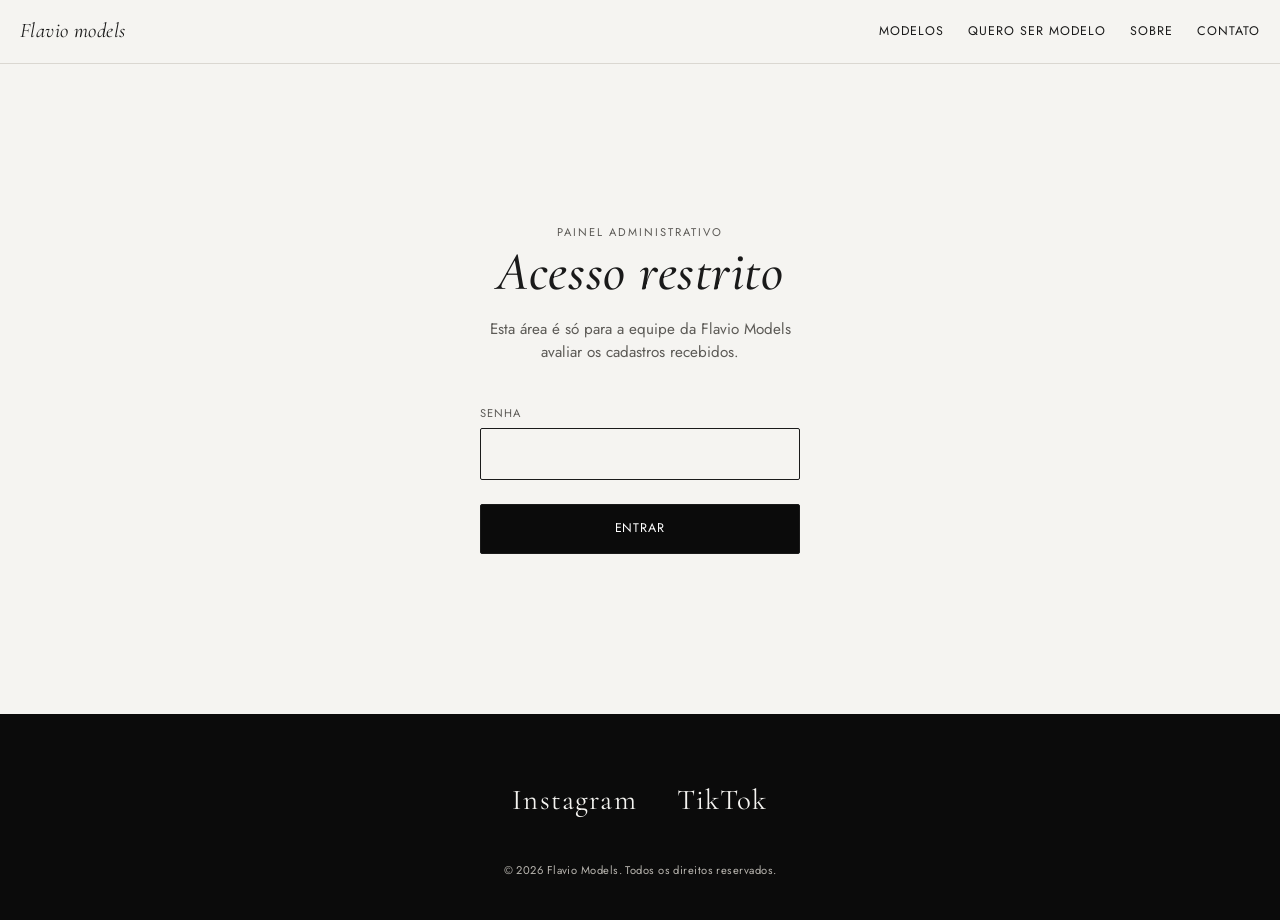
<file: admin.html>
<!DOCTYPE html>
<html lang="pt-BR">
<head>
  <meta charset="UTF-8">
  <link rel="shortcut icon" href="imagens/logoF.png">
  <meta name="viewport" content="width=device-width, initial-scale=1.0">
  <title>Admin — Flavio Models</title>
  <meta name="robots" content="noindex, nofollow">
  <link rel="stylesheet" href="css/style.css">
</head>
<body>
  <a class="skip-link" href="#conteudo">Saltar para o conteúdo</a>

  <header class="navbar">
    <a href="index.html" class="navbar__logo">Flavio models</a>

    <nav class="navbar__links" aria-label="Navegação principal">
      <a href="modelos.html">Modelos</a>
      <a href="quero-ser-modelo.html">Quero ser Modelo</a>
      <a href="sobre.html">Sobre</a>
      <a href="contato.html">Contato</a>
    </nav>

    <button class="navbar__toggle" data-nav-toggle aria-label="Abrir menu" aria-expanded="false">
      <span></span><span></span><span></span>
    </button>
  </header>

  <nav class="navbar__mobile-panel" data-nav-panel aria-label="Navegação mobile">
    <a href="modelos.html">Modelos</a>
    <a href="quero-ser-modelo.html">Quero ser Modelo</a>
    <a href="sobre.html">Sobre</a>
    <a href="contato.html">Contato</a>
  </nav>

  <main id="conteudo">

    <!-- LOGIN (senha fixa, só para fins didáticos) -->
    <section class="section container admin-login" data-admin-login>
      <span class="eyebrow">Painel administrativo</span>
      <h1>Acesso restrito</h1>
      <p>Esta área é só para a equipe da Flavio Models avaliar os cadastros recebidos.</p>

      <form data-admin-login-form novalidate>
        <div class="form-field" style="text-align:left;">
          <label for="admin-password">Senha</label>
          <input type="password" id="admin-password" name="senha" data-admin-password required>
          <span class="admin-login__error" data-admin-login-error>Senha incorreta. Tente novamente.</span>
        </div>
        <button type="submit" class="btn btn--primary btn--block">Entrar</button>
      </form>
    </section>

    <!-- DASHBOARD (escondido até o login) -->
    <section class="section container" data-admin-dashboard style="display:none;">

      <div class="admin-bar">
        <h1 style="font-style:italic; margin:0;">Painel Admin</h1>
        <button type="button" class="btn btn--outline" data-admin-logout>Sair</button>
      </div>

      <!-- CADASTROS PARA AVALIAR -->
      <h2 style="font-style:italic; margin-bottom: var(--space-md);">Cadastros pendentes</h2>

      <div class="submissions-grid" data-pending-grid></div>
      <p class="submissions-empty" data-pending-empty>Nenhum cadastro pendente no momento.</p>

      <!-- MODELOS DA AGÊNCIA (mesma grid/busca/filtro de modelos.html) -->
      <h2 style="font-style:italic; margin: var(--space-2xl) 0 var(--space-md);">Modelos da agência</h2>

      <div class="models-search">
        <input type="search" placeholder="Procurar" data-models-search aria-label="Procurar modelo pelo nome">
        <svg viewBox="0 0 24 24" fill="none" stroke="currentColor" stroke-width="2" aria-hidden="true">
          <circle cx="11" cy="11" r="7"></circle>
          <line x1="21" y1="21" x2="16.65" y2="16.65"></line>
        </svg>
      </div>

      <nav class="tabs" aria-label="Filtrar modelos por categoria">
        <button type="button" class="is-active" data-models-tab="Todos">Todos os Modelos</button>
        <button type="button" data-models-tab="Mulheres">Mulheres</button>
        <button type="button" data-models-tab="Homens">Homens</button>
        <button type="button" data-models-tab="Teen">Teen</button>
      </nav>

      <div class="grid" data-models-page-grid data-category="Todos">
        <!-- renderizado via js/main.js -->
      </div>

      <p class="models-empty" data-models-empty>Nenhum modelo encontrado para essa busca.</p>

    </section>
  </main>

  <footer class="footer">
    <div class="footer__social">
      <a href="#" target="_blank" rel="noopener">Instagram</a>
      <a href="#" target="_blank" rel="noopener">TikTok</a>
    </div>
    <p class="footer__copy">&copy; 2026 Flavio Models. Todos os direitos reservados.</p>
  </footer>

  <!-- MODAL — FICHA DO MODELO -->
  <div class="model-modal" data-model-modal role="dialog" aria-modal="true" aria-labelledby="model-modal-title">
    <div class="model-modal__box" data-modal-box>
      <button class="model-modal__close" data-modal-close aria-label="Fechar ficha do modelo">&times;</button>
    </div>
  </div>

  <!-- LIGHTBOX — foto ampliada (avaliação no admin) -->
  <div class="photo-lightbox" data-photo-lightbox>
    <button class="photo-lightbox__close" data-photo-lightbox-close aria-label="Fechar foto ampliada">&times;</button>
    <img data-photo-lightbox-img alt="Foto ampliada do cadastro">
  </div>

  <script src="js/models.js"></script>
  <script src="js/main.js"></script>
  <script src="js/admin.js"></script>
</body>
</html>
</file>
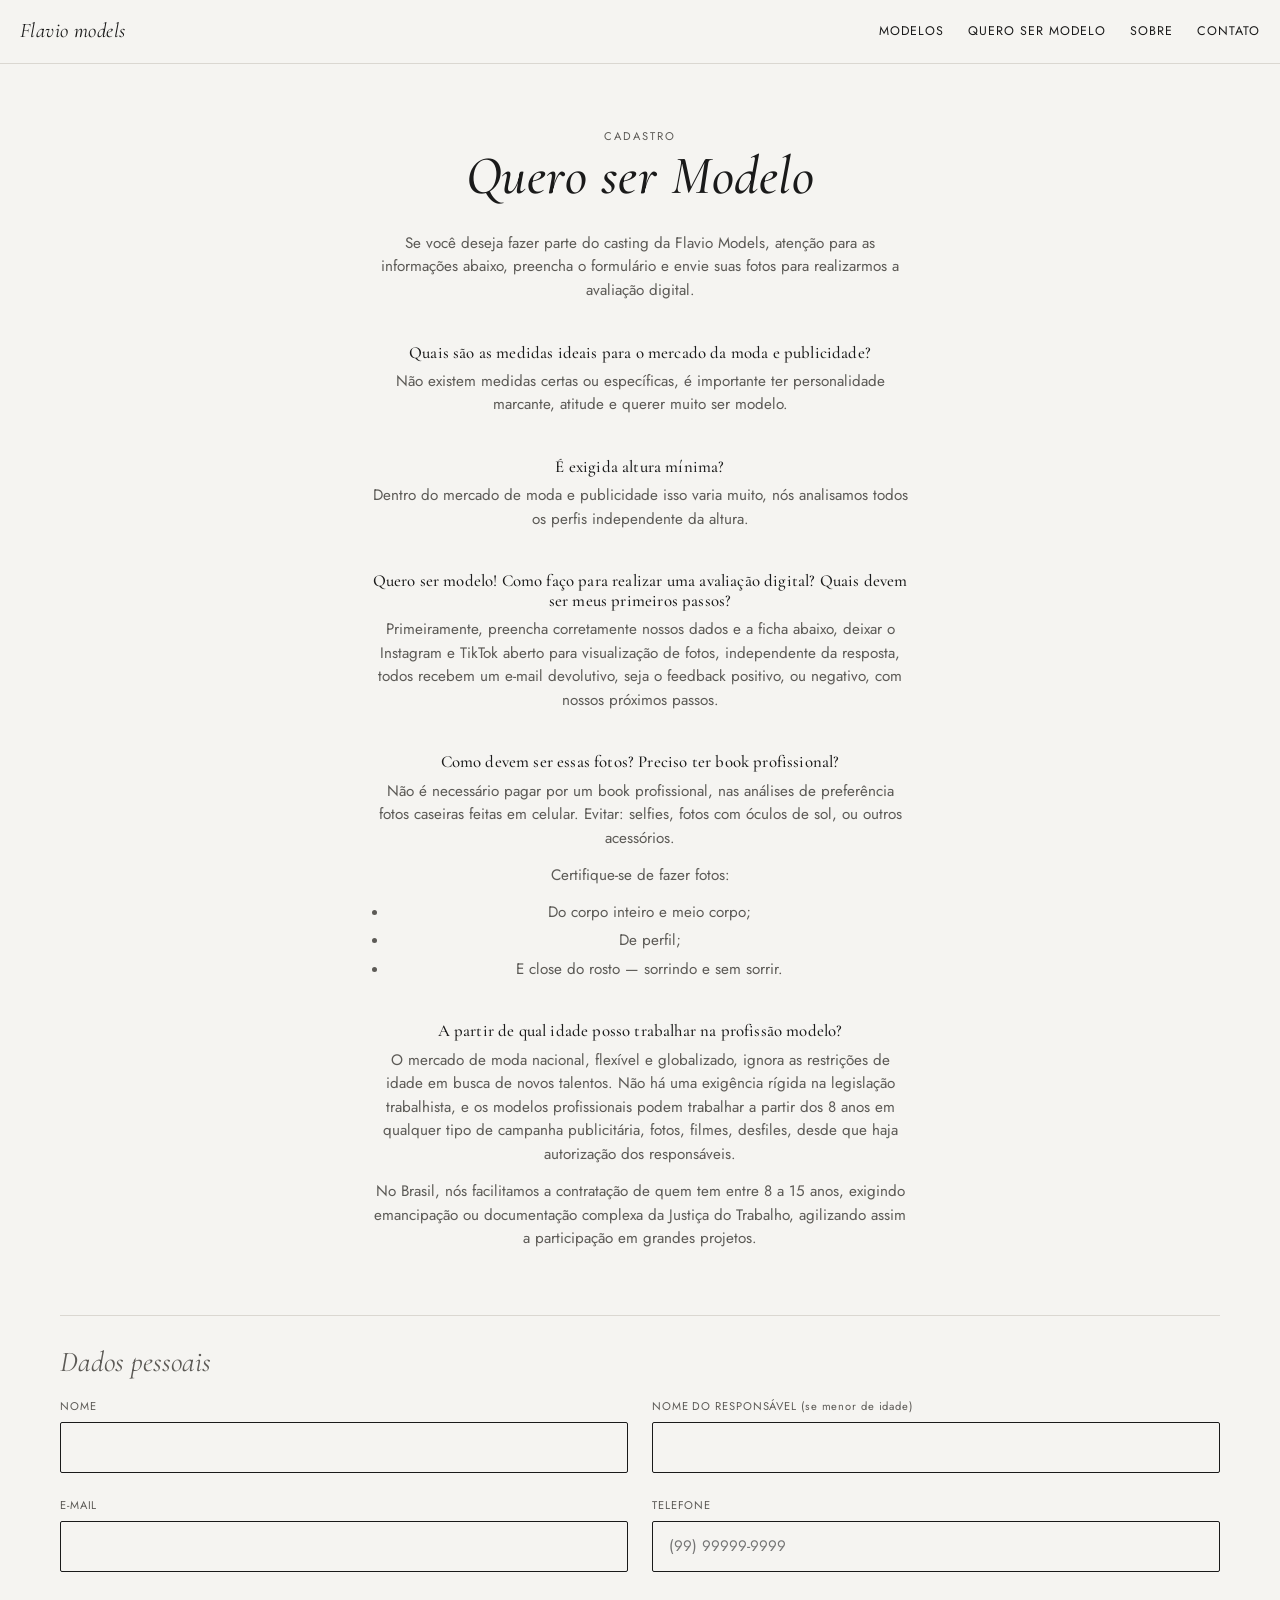
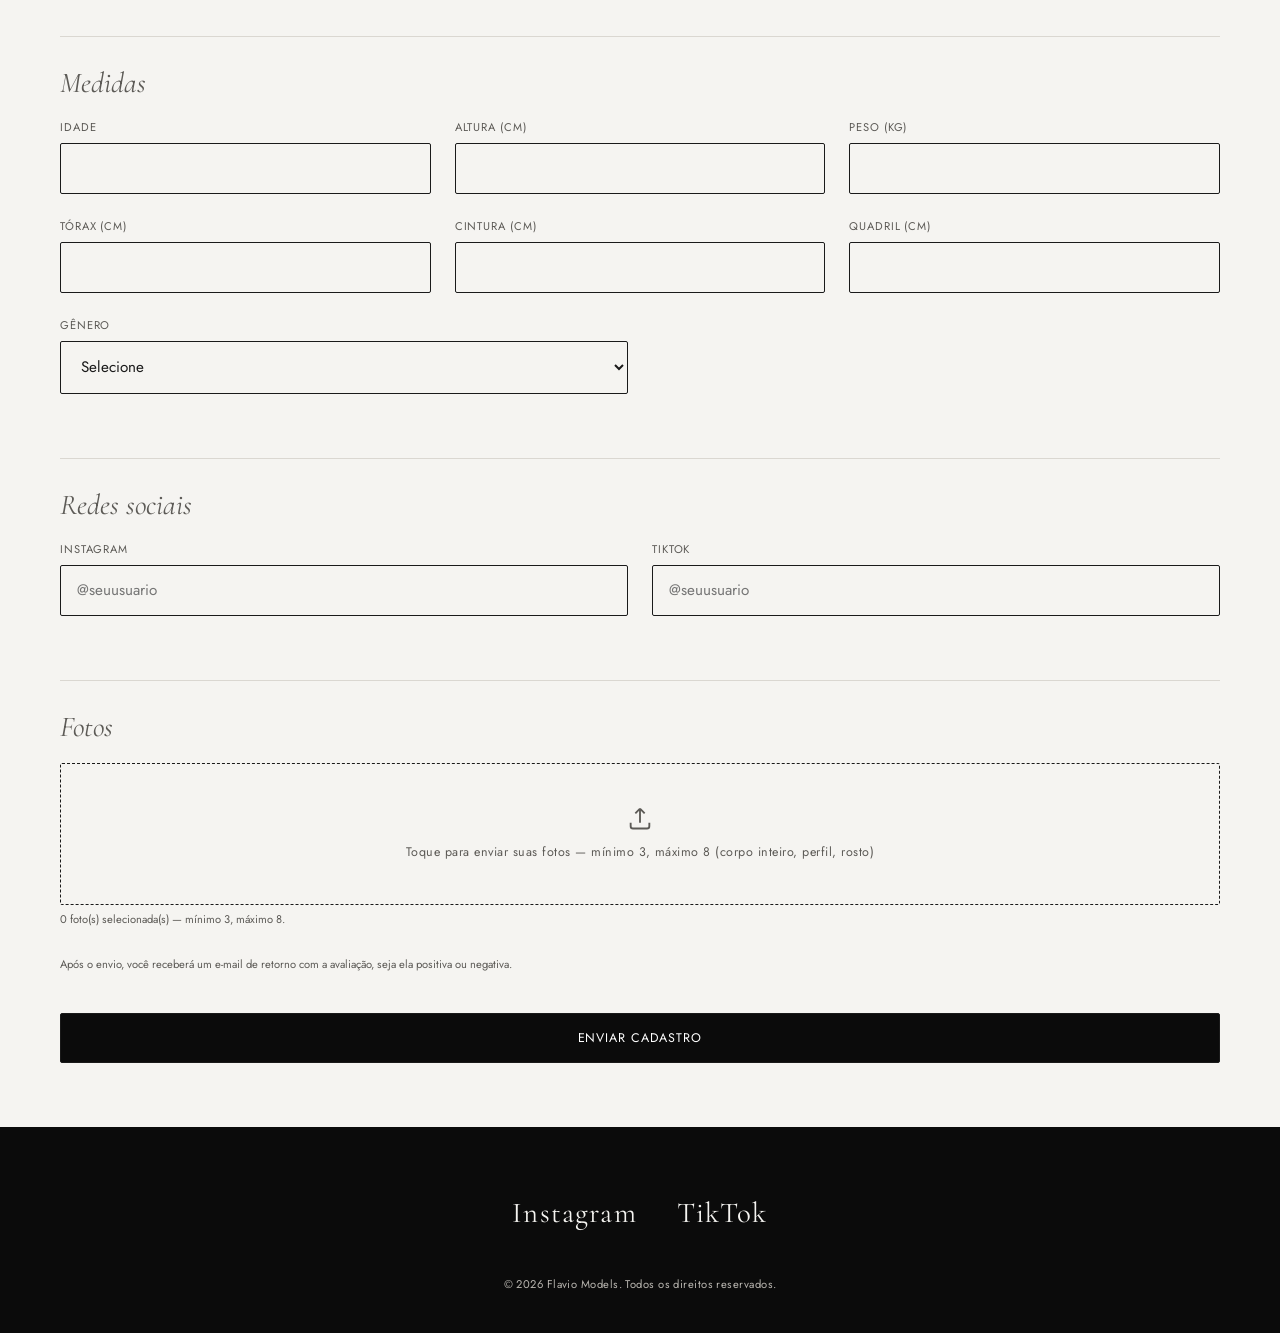
<file: cadastro.html>
<!DOCTYPE html>
<html lang="pt-BR">
<head>
  <meta charset="UTF-8">
  <link rel="shortcut icon" href="imagens/logoF.png">
  <meta name="viewport" content="width=device-width, initial-scale=1.0">
  <title>Quero ser Modelo — Flavio Models</title>
  <meta name="description" content="Faça parte do casting da Flavio Models. Preencha o formulário e envie suas fotos para avaliação.">
  <link rel="stylesheet" href="css/style.css">
</head>
<body>
  <a class="skip-link" href="#conteudo">Saltar para o conteúdo</a>

  <header class="navbar">
    <a href="index.html" class="navbar__logo">Flavio models</a>
    <nav class="navbar__links" aria-label="Navegação principal">
      <a href="modelos.html">Modelos</a>
      <a href="quero-ser-modelo.html">Quero ser Modelo</a>
      <a href="sobre.html">Sobre</a>
      <a href="contato.html">Contato</a>
    </nav>
    <button class="navbar__toggle" data-nav-toggle aria-label="Abrir menu" aria-expanded="false">
      <span></span><span></span><span></span>
    </button>
  </header>

  <nav class="navbar__mobile-panel" data-nav-panel aria-label="Navegação mobile">
    <a href="modelos.html">Modelos</a>
    <a href="quero-ser-modelo.html">Quero ser Modelo</a>
    <a href="sobre.html">Sobre</a>
    <a href="contato.html">Contato</a>
  </nav>

  <main id="conteudo">
    <section class="section container">

      <div class="signup-intro">
        <span class="eyebrow">Cadastro</span>
        <h1>Quero ser Modelo</h1>
        <p>Se você deseja fazer parte do casting da Flavio Models, atenção para as informações abaixo, preencha o formulário e envie suas fotos para realizarmos a avaliação digital.</p>

        <h3>Quais são as medidas ideais para o mercado da moda e publicidade?</h3>
        <p>Não existem medidas certas ou específicas, é importante ter personalidade marcante, atitude e querer muito ser modelo.</p>

        <h3>É exigida altura mínima?</h3>
        <p>Dentro do mercado de moda e publicidade isso varia muito, nós analisamos todos os perfis independente da altura.</p>

        <h3>Quero ser modelo! Como faço para realizar uma avaliação digital? Quais devem ser meus primeiros passos?</h3>
        <p>Primeiramente, preencha corretamente nossos dados e a ficha abaixo, deixar o Instagram e TikTok aberto para visualização de fotos, independente da resposta, todos recebem um e-mail devolutivo, seja o feedback positivo, ou negativo, com nossos próximos passos.</p>

        <h3>Como devem ser essas fotos? Preciso ter book profissional?</h3>
        <p>Não é necessário pagar por um book profissional, nas análises de preferência fotos caseiras feitas em celular. Evitar: selfies, fotos com óculos de sol, ou outros acessórios.</p>
        <p>Certifique-se de fazer fotos:</p>
        <ul>
          <li>Do corpo inteiro e meio corpo;</li>
          <li>De perfil;</li>
          <li>E close do rosto — sorrindo e sem sorrir.</li>
        </ul>

        <h3>A partir de qual idade posso trabalhar na profissão modelo?</h3>
        <p>O mercado de moda nacional, flexível e globalizado, ignora as restrições de idade em busca de novos talentos. Não há uma exigência rígida na legislação trabalhista, e os modelos profissionais podem trabalhar a partir dos 8 anos em qualquer tipo de campanha publicitária, fotos, filmes, desfiles, desde que haja autorização dos responsáveis.</p>
        <p>No Brasil, nós facilitamos a contratação de quem tem entre 8 a 15 anos, exigindo emancipação ou documentação complexa da Justiça do Trabalho, agilizando assim a participação em grandes projetos.</p>
      </div>

      <form data-signup-form novalidate>

        <p class="form-alert" data-form-alert role="alert">
          Preencha os campos obrigatórios destacados em vermelho antes de enviar.
        </p>

        <p class="form-section-title">Dados pessoais</p>
        <div class="form-row">
          <div class="form-field">
            <label for="nome">Nome</label>
            <input type="text" id="nome" name="nome" required>
            <span class="form-field__error">Informe o nome completo.</span>
          </div>
          <div class="form-field">
            <label for="responsavel">Nome do Responsável <span style="text-transform:none;">(se menor de idade)</span></label>
            <input type="text" id="responsavel" name="responsavel">
          </div>
        </div>
        <div class="form-row">
          <div class="form-field">
            <label for="email">E-mail</label>
            <input type="email" id="email" name="email" required>
            <span class="form-field__error">Informe um e-mail válido.</span>
          </div>
          <div class="form-field">
            <label for="telefone">Telefone</label>
            <input type="tel" id="telefone" name="telefone" placeholder="(99) 99999-9999" required>
            <span class="form-field__error">Informe um telefone para contato.</span>
          </div>
        </div>

        <p class="form-section-title">Medidas</p>
        <div class="form-row form-row--three">
          <div class="form-field">
            <label for="idade">Idade</label>
            <input type="number" id="idade" name="idade" min="8" max="99" required>
            <span class="form-field__error">Informe a idade.</span>
          </div>
          <div class="form-field">
            <label for="altura">Altura (cm)</label>
            <input type="number" id="altura" name="altura" min="100" max="220">
          </div>
          <div class="form-field">
            <label for="peso">Peso (kg)</label>
            <input type="number" id="peso" name="peso" min="20" max="200">
          </div>
        </div>
        <div class="form-row form-row--three">
          <div class="form-field">
            <label for="torax">Tórax (cm)</label>
            <input type="number" id="torax" name="torax">
          </div>
          <div class="form-field">
            <label for="cintura">Cintura (cm)</label>
            <input type="number" id="cintura" name="cintura">
          </div>
          <div class="form-field">
            <label for="quadril">Quadril (cm)</label>
            <input type="number" id="quadril" name="quadril">
          </div>
        </div>
        <div class="form-row">
          <div class="form-field">
            <label for="genero">Gênero</label>
            <select id="genero" name="genero" required>
              <option value="">Selecione</option>
              <option value="Feminino">Feminino</option>
              <option value="Masculino">Masculino</option>
              <option value="Teen">Teen</option>
            </select>
            <span class="form-field__error">Selecione uma opção.</span>
          </div>
          <div class="form-field"></div>
        </div>

        <p class="form-section-title">Redes sociais</p>
        <div class="form-row">
          <div class="form-field">
            <label for="instagram">Instagram</label>
            <input type="text" id="instagram" name="instagram" placeholder="@seuusuario">
          </div>
          <div class="form-field">
            <label for="tiktok">TikTok</label>
            <input type="text" id="tiktok" name="tiktok" placeholder="@seuusuario">
          </div>
        </div>

        <p class="form-section-title">Fotos</p>
        <label class="upload-field" for="fotos" data-upload-field>
          <svg class="upload-field__icon" viewBox="0 0 24 24" fill="none" stroke="currentColor" stroke-width="1.6" aria-hidden="true">
            <path d="M12 16V4M12 4l-4 4M12 4l4 4"></path>
            <path d="M4 16v3a2 2 0 002 2h12a2 2 0 002-2v-3"></path>
          </svg>
          <span class="upload-field__label">Toque para enviar suas fotos — mínimo 3, máximo 8 (corpo inteiro, perfil, rosto)</span>
          <input type="file" id="fotos" name="fotos" accept="image/*" multiple data-upload-input>
        </label>
        <p class="upload-field__hint" data-upload-count>0 foto(s) selecionada(s) — mínimo 3, máximo 8.</p>
        <span class="form-field__error" data-upload-error>Envie no mínimo 3 e no máximo 8 fotos.</span>
        <div class="upload-preview" data-upload-preview></div>

        <p class="form-submit-note">Após o envio, você receberá um e-mail de retorno com a avaliação, seja ela positiva ou negativa.</p>

        <div style="margin-top: var(--space-lg);">
          <button type="submit" class="btn btn--primary btn--block">Enviar Cadastro</button>
        </div>
      </form>

      <div class="form-success" data-form-success>
        <svg class="form-success__icon" viewBox="0 0 24 24" fill="none" aria-hidden="true">
          <circle cx="12" cy="12" r="11" fill="#2E7D32"></circle>
          <path d="M7.5 12.5l3 3 6-6.5" stroke="#FFFFFF" stroke-width="2" stroke-linecap="round" stroke-linejoin="round"></path>
        </svg>
        <h2>Cadastro enviado</h2>
        <p>Você vai receber um retorno por e-mail em breve.</p>
      </div>

    </section>
  </main>

  <footer class="footer">
    <div class="footer__social">
      <a href="#" target="_blank" rel="noopener">Instagram</a>
      <a href="#" target="_blank" rel="noopener">TikTok</a>
    </div>
    <p class="footer__copy">© 2026 Flavio Models. Todos os direitos reservados.</p>
  </footer>

  <script src="js/models.js"></script>
  <script src="js/main.js"></script>
</body>
</html>
</file>
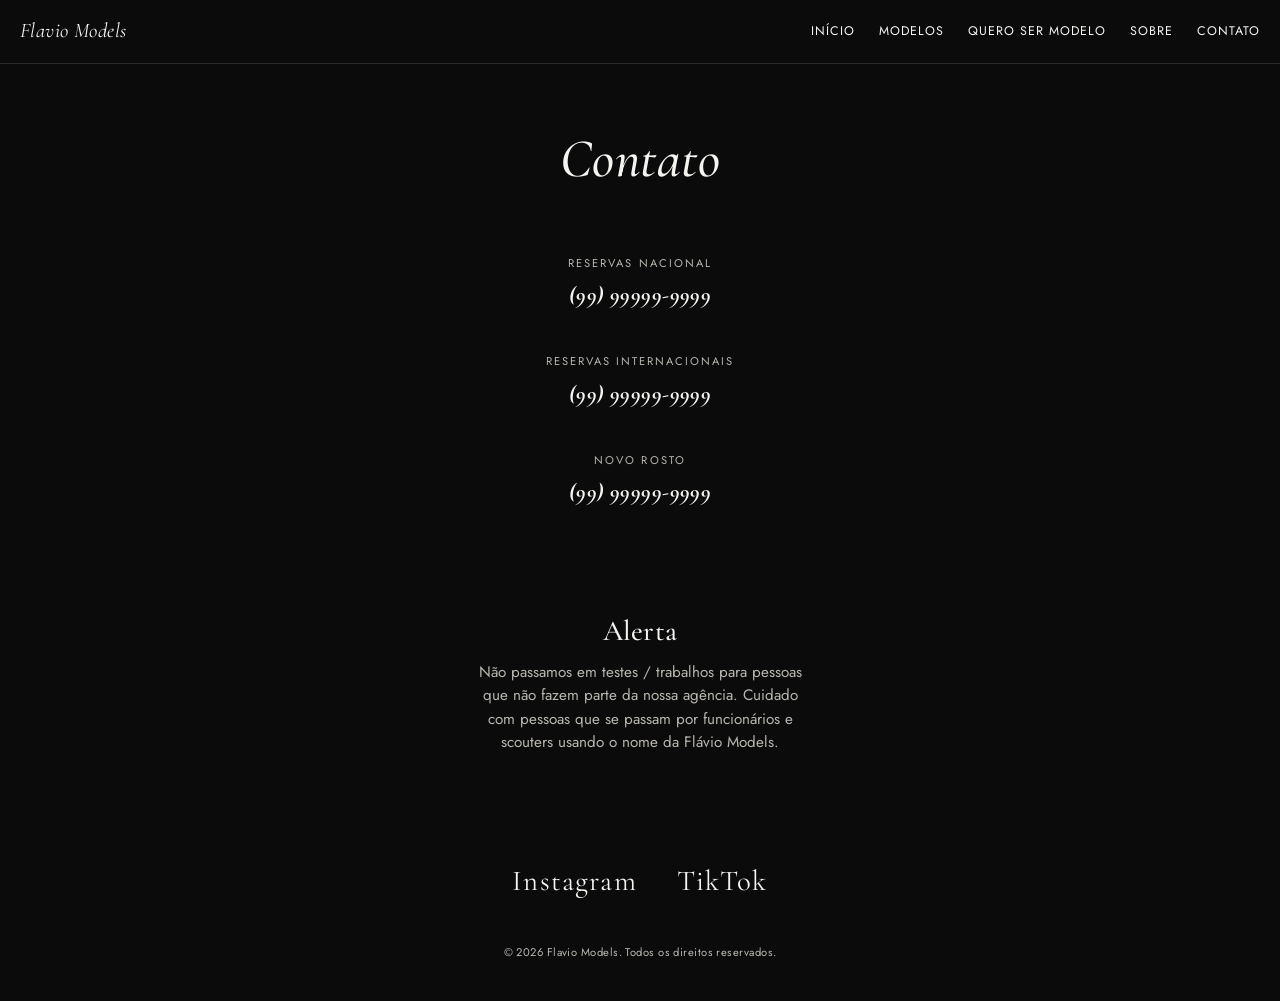
<file: contato.html>
<!DOCTYPE html>
<html lang="pt-BR">
<head>
<meta charset="UTF-8">
<link rel="shortcut icon" href="imagens/logoF.png">
<meta name="viewport" content="width=device-width, initial-scale=1.0">
<title>Contato</title>
<meta name="description" content="Fale com a Flavio Models. Telefones de reservas nacional, internacional e novo rosto.">
<link rel="stylesheet" href="css/style.css">
</head>
<body class="bg-black">

<a href="#main" class="skip-link">Pular para o conteúdo</a>

<nav class="navbar navbar--on-dark" aria-label="Navegação principal">
  <a href="index.html" class="navbar__logo">Flavio Models</a>

  <div class="navbar__links">
    <a href="index.html">Início</a>
    <a href="modelos.html">Modelos</a>
    <a href="quero-ser-modelo.html">Quero ser Modelo</a>
    <a href="sobre.html">Sobre</a>
    <a href="contato.html">Contato</a>
  </div>

  <button class="navbar__toggle" type="button" data-nav-toggle aria-expanded="false" aria-controls="nav-mobile-panel" aria-label="Abrir menu">
    <span></span><span></span><span></span>
  </button>
</nav>

<div class="navbar__mobile-panel" id="nav-mobile-panel" data-nav-panel>
  <a href="index.html">Início</a>
  <a href="modelos.html">Modelos</a>
  <a href="quero-ser-modelo.html">Quero ser Modelo</a>
  <a href="sobre.html">Sobre</a>
  <a href="contato.html">Contato</a>
</div>

<main id="main">

  <section class="section">
    <div class="container">
      <h1 style="text-align:center; font-style:italic; margin-bottom: var(--space-xl);">Contato</h1>

      <div class="reservations">
        <div class="reservation-item">
          <span class="eyebrow">Reservas Nacional</span>
          <strong>(99) 99999-9999</strong>
        </div>
        <div class="reservation-item">
          <span class="eyebrow">Reservas Internacionais</span>
          <strong>(99) 99999-9999</strong>
        </div>
        <div class="reservation-item">
          <span class="eyebrow">Novo Rosto</span>
          <strong>(99) 99999-9999</strong>
        </div>
      </div>
    </div>
  </section>

  <section class="alert-banner">
    <h2>Alerta</h2>
    <p>Não passamos em testes / trabalhos para pessoas que não fazem parte da nossa agência. Cuidado com pessoas que se passam por funcionários e scouters usando o nome da Flávio Models.</p>
  </section>

</main>

<footer class="footer">
  <div class="footer__social">
    <a href="#" target="_blank" rel="noopener">Instagram</a>
    <a href="#" target="_blank" rel="noopener">TikTok</a>
  </div>
  <p class="footer__copy">&copy; 2026 Flavio Models. Todos os direitos reservados.</p>
</footer>

<script src="js/models.js"></script>
<script src="js/main.js"></script>
</body>
</html>
</file>
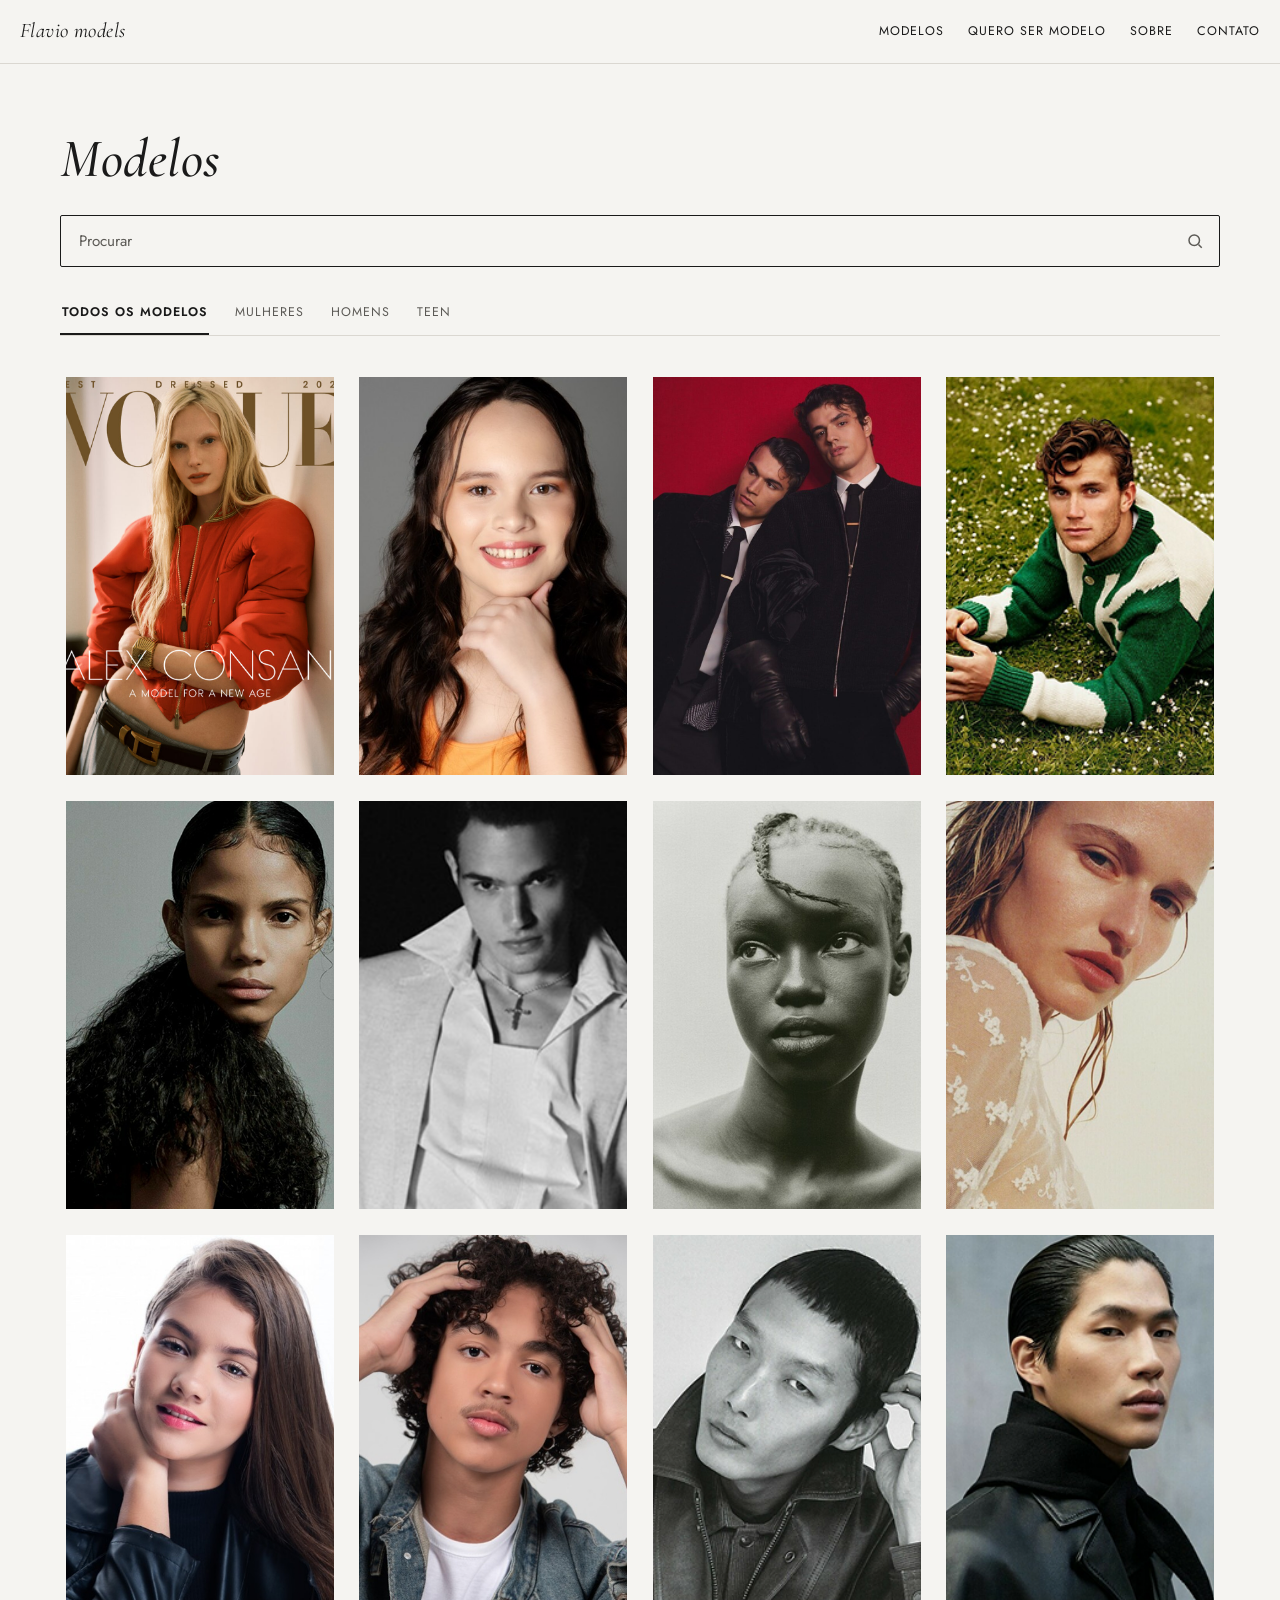
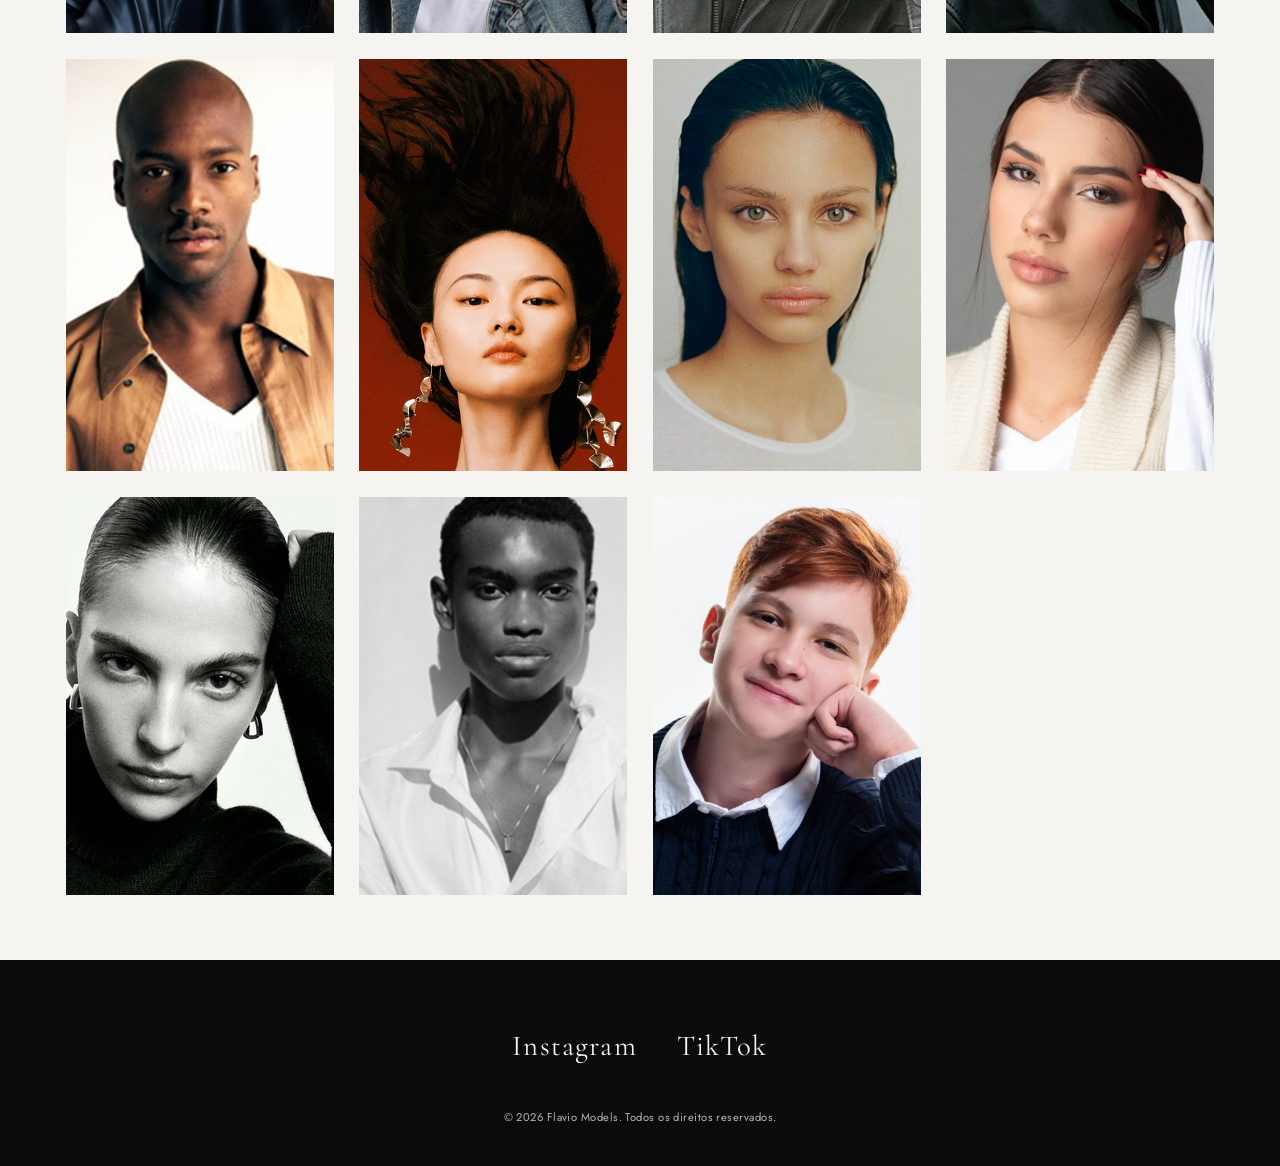
<file: modelos.html>
<!DOCTYPE html>
<html lang="pt-BR">
<head>
  <meta charset="UTF-8">
  <link rel="shortcut icon" href="imagens/logoF.png">
  <meta name="viewport" content="width=device-width, initial-scale=1.0">
  <title>Modelos — Flavio Models</title>
  <meta name="description" content="Conheça os modelos da Flavio Models: mulheres, homens e teen.">
  <link rel="stylesheet" href="css/style.css">
</head>
<body>
  <a class="skip-link" href="#conteudo">Saltar para o conteúdo</a>

  <header class="navbar">
    <a href="index.html" class="navbar__logo">Flavio models</a>

    <nav class="navbar__links" aria-label="Navegação principal">
      <a href="modelos.html">Modelos</a>
      <a href="cadastro.html">Quero ser Modelo</a>
      <a href="sobre.html">Sobre</a>
      <a href="contato.html">Contato</a>
    </nav>

    <button class="navbar__toggle" data-nav-toggle aria-label="Abrir menu" aria-expanded="false">
      <span></span><span></span><span></span>
    </button>
  </header>

  <nav class="navbar__mobile-panel" data-nav-panel aria-label="Navegação mobile">
    <a href="modelos.html">Modelos</a>
    <a href="cadastro.html">Quero ser Modelo</a>
    <a href="sobre.html">Sobre</a>
    <a href="contato.html">Contato</a>
  </nav>

  <main id="conteudo">
    <section class="section container">
      <h1 style="font-style:italic; margin-bottom:var(--space-md);">Modelos</h1>

      <div class="models-search">
        <input type="search" placeholder="Procurar" data-models-search aria-label="Procurar modelo pelo nome">
        <svg viewBox="0 0 24 24" fill="none" stroke="currentColor" stroke-width="2" aria-hidden="true">
          <circle cx="11" cy="11" r="7"></circle>
          <line x1="21" y1="21" x2="16.65" y2="16.65"></line>
        </svg>
      </div>

      <nav class="tabs" aria-label="Filtrar modelos por categoria">
        <button type="button" class="is-active" data-models-tab="Todos">Todos os Modelos</button>
        <button type="button" data-models-tab="Mulheres">Mulheres</button>
        <button type="button" data-models-tab="Homens">Homens</button>
        <button type="button" data-models-tab="Teen">Teen</button>
      </nav>

      <div class="grid" data-models-page-grid data-category="Todos">
        <!-- renderizado via js/main.js -->
      </div>

      <p class="models-empty" data-models-empty>Nenhum modelo encontrado para essa busca.</p>
    </section>
  </main>

  <footer class="footer">
    <div class="footer__social">
      <a href="#" target="_blank" rel="noopener">Instagram</a>
      <a href="#" target="_blank" rel="noopener">TikTok</a>
    </div>
    <p class="footer__copy">© 2026 Flavio Models. Todos os direitos reservados.</p>
  </footer>

  <!-- MODAL — FICHA DO MODELO -->
  <div class="model-modal" data-model-modal role="dialog" aria-modal="true" aria-labelledby="model-modal-title">
    <div class="model-modal__box" data-modal-box>
      <button class="model-modal__close" data-modal-close aria-label="Fechar ficha do modelo">&times;</button>
    </div>
  </div>

  <script src="js/models.js"></script>
  <script src="js/main.js"></script>
</body>
</html>
</file>
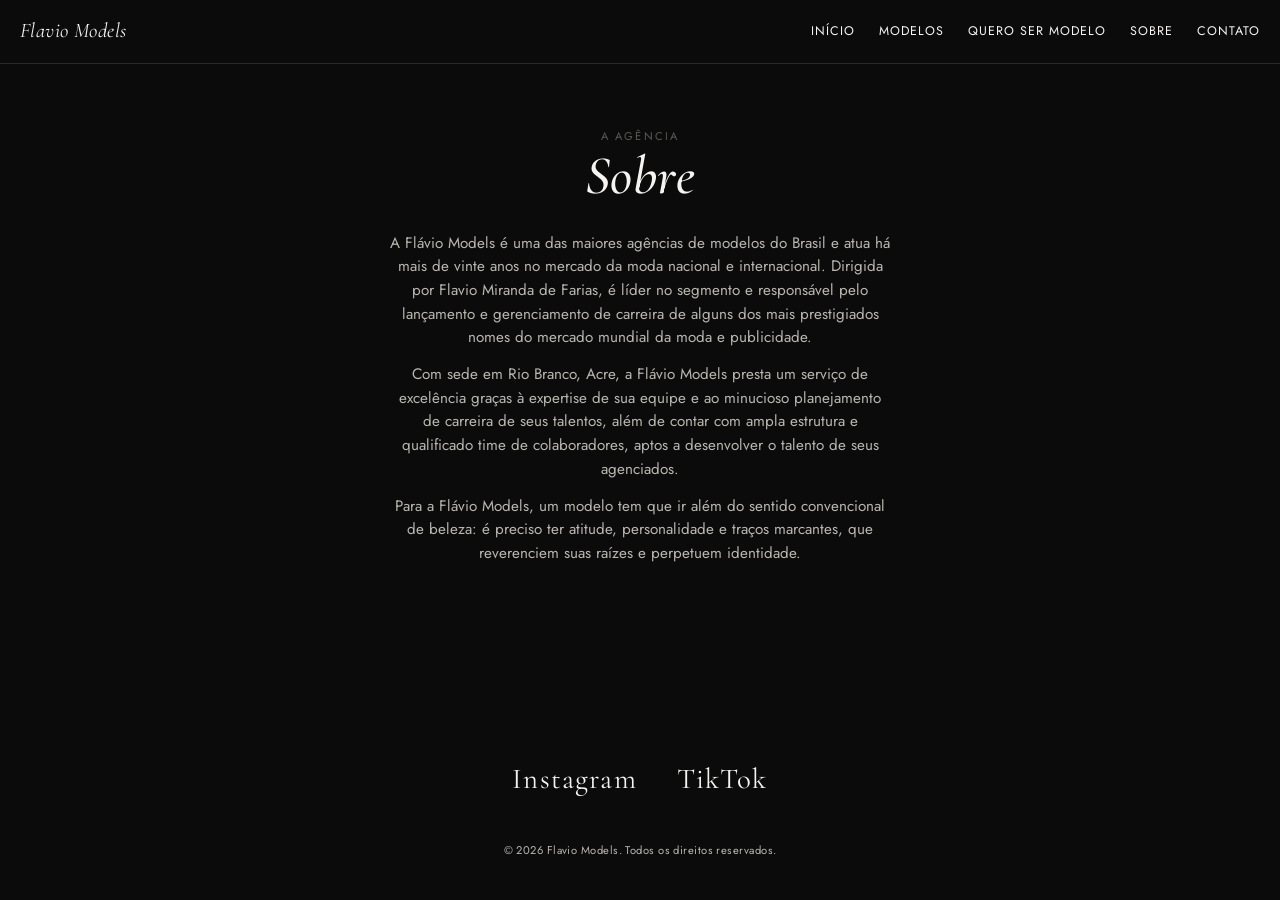
<file: sobre.html>
<!DOCTYPE html>
<html lang="pt-BR">
<head>
<meta charset="UTF-8">
<link rel="shortcut icon" href="imagens/logoF.png">
<meta name="viewport" content="width=device-width, initial-scale=1.0">
<title>Sobre</title>
<meta name="description" content="Conheça a Flavio Models, agência de modelos com mais de 20 anos de atuação no mercado nacional e internacional de moda e publicidade.">
<link rel="stylesheet" href="css/style.css">
</head>
<body class="bg-black">

<a href="#main" class="skip-link">Pular para o conteúdo</a>

<nav class="navbar navbar--on-dark" aria-label="Navegação principal">
  <a href="index.html" class="navbar__logo">Flavio Models</a>

  <div class="navbar__links">
    <a href="index.html">Início</a>
    <a href="modelos.html">Modelos</a>
    <a href="quero-ser-modelo.html">Quero ser Modelo</a>
    <a href="sobre.html">Sobre</a>
    <a href="contato.html">Contato</a>
  </div>

  <button class="navbar__toggle" type="button" data-nav-toggle aria-expanded="false" aria-controls="nav-mobile-panel" aria-label="Abrir menu">
    <span></span><span></span><span></span>
  </button>
</nav>

<div class="navbar__mobile-panel" id="nav-mobile-panel" data-nav-panel>
  <a href="index.html">Início</a>
  <a href="modelos.html">Modelos</a>
  <a href="quero-ser-modelo.html">Quero ser Modelo</a>
  <a href="sobre.html">Sobre</a>
  <a href="contato.html">Contato</a>
</div>

<main id="main">

  <section class="section about-page">
    <div class="container signup-intro">
      <span class="eyebrow">A agência</span>
      <h1>Sobre</h1>

      <p>A Flávio Models é uma das maiores agências de modelos do Brasil e atua há mais de vinte anos no mercado da moda nacional e internacional. Dirigida por Flavio Miranda de Farias, é líder no segmento e responsável pelo lançamento e gerenciamento de carreira de alguns dos mais prestigiados nomes do mercado mundial da moda e publicidade.</p>

      <p>Com sede em Rio Branco, Acre, a Flávio Models presta um serviço de excelência graças à expertise de sua equipe e ao minucioso planejamento de carreira de seus talentos, além de contar com ampla estrutura e qualificado time de colaboradores, aptos a desenvolver o talento de seus agenciados.</p>

      <p>Para a Flávio Models, um modelo tem que ir além do sentido convencional de beleza: é preciso ter atitude, personalidade e traços marcantes, que reverenciem suas raízes e perpetuem identidade.</p>
    </div>
  </section>

</main>

<footer class="footer">
  <div class="footer__social">
    <a href="#" target="_blank" rel="noopener">Instagram</a>
    <a href="#" target="_blank" rel="noopener">TikTok</a>
  </div>
  <p class="footer__copy">&copy; 2026 Flavio Models. Todos os direitos reservados.</p>
</footer>

<script src="js/models.js"></script>
<script src="js/main.js"></script>
</body>
</html>
</file>
<file: css/style.css>
/* ==========================================================================
   FLAVIO MODELS — style.css
   Base global: tokens, reset, tipografia, componentes (navbar/footer)
   ========================================================================== */

/* --- Fontes ------------------------------------------------------------- */
@import url('https://fonts.googleapis.com/css2?family=Cormorant+Garamond:ital,wght@0,300;0,400;0,500;0,600;1,400&family=Jost:wght@300;400;500;600&display=swap');

/* --- Tokens de design ---------------------------------------------------- */
:root {
  /* Cores */
  --color-bg:            #F5F4F1;   /* fundo padrão das páginas internas */
  --color-bg-alt:        #EDEBE7;   /* fundo levemente contrastante (cards) */
  --color-black:         #0B0B0B;   /* preto da marca (hero, sobre, footer) */
  --color-white:         #FFFFFF;
  --color-text:          #1A1A1A;
  --color-text-soft:     #5C5A56;   /* texto secundário sobre fundo claro */
  --color-text-inverse:  #F5F4F1;   /* texto sobre fundo preto */
  --color-text-inverse-soft: #B9B6B0;
  --color-border:        #DAD7D1;
  --color-border-strong: #1A1A1A;
  --color-alert:         #0B0B0B;   /* banner de alerta usa o preto da marca */
  --color-focus:         #2B6CB0;   /* foco de acessibilidade (teclado) */

  /* Tipografia */
  --font-display: 'Cormorant Garamond', Georgia, 'Times New Roman', serif;
  --font-body:    'Jost', 'Helvetica Neue', Arial, sans-serif;

  /* Escala tipográfica (mobile-first) */
  --fs-display-lg: clamp(2.4rem, 9vw, 3.4rem);
  --fs-display-md: clamp(1.9rem, 7vw, 2.6rem);
  --fs-display-sm: clamp(1.4rem, 5vw, 1.8rem);
  --fs-body-lg:     1.05rem;
  --fs-body:        0.95rem;
  --fs-small:        0.78rem;
  --fs-caption:      0.7rem;

  /* Espaçamento */
  --space-xs:  0.5rem;
  --space-sm:  0.85rem;
  --space-md:  1.5rem;
  --space-lg:  2.5rem;
  --space-xl:  4rem;
  --space-2xl: 6rem;

  /* Layout */
  --container-max: 1200px;
  --container-pad: 1.25rem;
  --radius: 2px;            /* o layout é quase sem curvas — só uma leve suavização */
  --nav-height: 64px;

  /* Transições */
  --ease: cubic-bezier(0.4, 0, 0.2, 1);
  --t-fast: 150ms var(--ease);
  --t-base: 250ms var(--ease);
}

/* --- Reset ---------------------------------------------------------------- */
*, *::before, *::after { box-sizing: border-box; }

html { -webkit-text-size-adjust: 100%; scroll-behavior: smooth; }

body, h1, h2, h3, h4, p, figure, blockquote, ul, ol, dl, dd {
  margin: 0;
}

ul, ol { padding: 0; list-style: none; }

img, picture, svg, video {
  display: block;
  max-width: 100%;
}

a {
  color: inherit;
  text-decoration: none;
}

button {
  font: inherit;
  color: inherit;
  background: none;
  border: none;
  cursor: pointer;
}

input, textarea, select, button {
  font-family: var(--font-body);
}

/* Respeita usuários que preferem menos movimento */
@media (prefers-reduced-motion: reduce) {
  *, *::before, *::after {
    animation-duration: 0.001ms !important;
    animation-iteration-count: 1 !important;
    transition-duration: 0.001ms !important;
    scroll-behavior: auto !important;
  }
}

/* Foco visível — acessibilidade via teclado */
:focus-visible {
  outline: 2px solid var(--color-focus);
  outline-offset: 2px;
}

/* --- Base ------------------------------------------------------------------ */
body {
  font-family: var(--font-body);
  font-size: var(--fs-body);
  color: var(--color-text);
  background: var(--color-bg);
  line-height: 1.55;
  -webkit-font-smoothing: antialiased;
}

h1, h2, h3, h4 {
  font-family: var(--font-display);
  font-weight: 500;
  line-height: 1.15;
  letter-spacing: 0.01em;
}

h1 { font-size: var(--fs-display-lg); }
h2 { font-size: var(--fs-display-md); }
h3 { font-size: var(--fs-display-sm); }

p { color: var(--color-text-soft); }

/* --- Utilitários ------------------------------------------------------------ */
.container {
  width: 100%;
  max-width: var(--container-max);
  margin-inline: auto;
  padding-inline: var(--container-pad);
}

.eyebrow {
  display: block;
  font-family: var(--font-body);
  font-size: var(--fs-caption);
  letter-spacing: 0.18em;
  text-transform: uppercase;
  color: var(--color-text-soft);
}

.section {
  padding-block: var(--space-xl);
}

.bg-black {
  background: var(--color-black);
  color: var(--color-text-inverse);
}
.bg-black p { color: var(--color-text-inverse-soft); }

.visually-hidden {
  position: absolute;
  width: 1px;
  height: 1px;
  overflow: hidden;
  clip: rect(0 0 0 0);
  white-space: nowrap;
}

.skip-link {
  position: absolute;
  left: -999px;
  top: 0;
  background: var(--color-black);
  color: var(--color-white);
  padding: var(--space-xs) var(--space-md);
  z-index: 200;
}
.skip-link:focus {
  left: var(--space-sm);
  top: var(--space-sm);
}

/* --- Botões ------------------------------------------------------------------ */
.btn {
  display: inline-flex;
  align-items: center;
  justify-content: center;
  gap: 0.5rem;
  font-family: var(--font-body);
  font-size: var(--fs-small);
  letter-spacing: 0.08em;
  text-transform: uppercase;
  padding: 0.9rem 1.8rem;
  border: 1px solid var(--color-border-strong);
  border-radius: var(--radius);
  transition: background var(--t-fast), color var(--t-fast);
  white-space: nowrap;
}

.btn--primary {
  background: var(--color-black);
  color: var(--color-white);
}
.btn--primary:hover { background: #2a2a2a; }

.btn--outline {
  background: transparent;
  color: var(--color-text);
}
.btn--outline:hover { background: var(--color-black); color: var(--color-white); }

.btn--inverse {
  border-color: var(--color-text-inverse);
  color: var(--color-text-inverse);
}
.btn--inverse:hover { background: var(--color-text-inverse); color: var(--color-black); }

.btn--block { width: 100%; }

/* --- Navbar -------------------------------------------------------------------- */
.navbar {
  position: sticky;
  top: 0;
  z-index: 100;
  display: flex;
  align-items: center;
  justify-content: space-between;
  height: var(--nav-height);
  padding-inline: var(--container-pad);
  background: var(--color-bg);
  border-bottom: 1px solid var(--color-border);
}

.navbar--transparent {
  position: absolute;
  left: 0; right: 0; top: 0;
  background: transparent;
  border-bottom: none;
}

.navbar__logo {
  font-family: var(--font-display);
  font-size: 1.3rem;
  font-style: italic;
  letter-spacing: 0.02em;
}

.navbar__links {
  display: none;
  align-items: center;
  gap: var(--space-md);
}

.navbar__links a {
  font-size: var(--fs-small);
  letter-spacing: 0.08em;
  text-transform: uppercase;
}

.navbar__toggle {
  display: flex;
  flex-direction: column;
  gap: 5px;
  padding: 0.5rem;
}
.navbar__toggle span {
  width: 22px;
  height: 1px;
  background: currentColor;
}

.navbar__mobile-panel {
  position: fixed;
  inset: var(--nav-height) 0 0 0;
  background: var(--color-bg);
  transform: translateY(-110%);
  transition: transform var(--t-base);
  z-index: 99;
  padding: var(--space-lg) var(--container-pad);
}
.navbar__mobile-panel.is-open {
  transform: translateY(0);
}
.navbar__mobile-panel a {
  display: block;
  font-family: var(--font-display);
  font-size: var(--fs-display-sm);
  padding-block: var(--space-sm);
  border-bottom: 1px solid var(--color-border);
}

@media (min-width: 800px) {
  .navbar__links { display: flex; }
  .navbar__toggle { display: none; }
}

/* --- Footer -------------------------------------------------------------------- */
.footer {
  background: var(--color-black);
  color: var(--color-text-inverse);
  text-align: center;
  padding-block: var(--space-xl) var(--space-lg);
}

.footer__social {
  display: flex;
  justify-content: center;
  gap: var(--space-lg);
  margin-bottom: var(--space-lg);
}

.footer__social a {
  font-family: var(--font-display);
  font-size: var(--fs-display-sm);
  letter-spacing: 0.04em;
}
.footer__social a:hover { color: var(--color-text-inverse-soft); }

.footer__copy {
  font-size: var(--fs-caption);
  color: var(--color-text-inverse-soft);
  letter-spacing: 0.04em;
}

/* --- Cards de modelo (reutilizado em várias páginas) --------------------------- */
.model-card { display: block; }

.model-card__image {
  width: 100%;
  aspect-ratio: 3 / 4;
  overflow: hidden;
  background: var(--color-bg-alt);
}
.model-card__image img {
  width: 100%; height: 100%;
  object-fit: cover;
  transition: transform var(--t-base);
}
.model-card:hover .model-card__image img { transform: scale(1.04); }

.model-card__name {
  margin-top: var(--space-xs);
  font-family: var(--font-body);
  font-weight: 600;
  font-size: var(--fs-body);
  letter-spacing: 0.01em;
  text-transform: uppercase;
}
.model-card__surname {
  display: block;
  font-family: var(--font-body);
  font-size: var(--fs-caption);
  letter-spacing: 0.06em;
  text-transform: uppercase;
  color: var(--color-text-soft);
}

/* --- Página Modelos: busca + filtro por categoria -------------------------------- */
.models-search {
  position: relative;
  margin-bottom: var(--space-md);
}
.models-search input {
  width: 100%;
  padding: 0.9rem 1rem;
  border: 1px solid var(--color-border-strong);
  border-radius: var(--radius);
  background: var(--color-white);
  font-size: var(--fs-body);
}
.models-search input::placeholder { color: var(--color-text-soft); }

.models-tabs {
  display: flex;
  gap: var(--space-md);
  border-bottom: 1px solid var(--color-border);
  margin-bottom: var(--space-lg);
  overflow-x: auto;
}
.models-tabs button {
  padding-block: var(--space-sm);
  font-size: var(--fs-small);
  letter-spacing: 0.08em;
  text-transform: uppercase;
  color: var(--color-text-soft);
  border-bottom: 2px solid transparent;
  white-space: nowrap;
  transition: color var(--t-fast), border-color var(--t-fast);
}
.models-tabs button.is-active {
  color: var(--color-text);
  border-bottom-color: var(--color-text);
  font-weight: 600;
}

.models-empty {
  text-align: center;
  padding-block: var(--space-xl);
  color: var(--color-text-soft);
}

.grid {
  display: grid;
  grid-template-columns: repeat(2, 1fr);
  gap: var(--space-md) var(--space-sm);
}
@media (min-width: 600px) {
  .grid { grid-template-columns: repeat(3, 1fr); }
}
@media (min-width: 900px) {
  .grid { grid-template-columns: repeat(4, 1fr); }
}

/* --- Hero (Home) ---------------------------------------------------------------- */
.hero {
  position: relative;
  min-height: 88vh;
  display: flex;
  align-items: flex-end;
  background: var(--color-black);
  color: var(--color-text-inverse);
  overflow: hidden;
}

.hero__image {
  position: absolute;
  inset: 0;
  width: 100%; height: 100%;
  object-fit: cover;
  opacity: 0.55;
}

.hero::after {
  content: '';
  position: absolute;
  inset: 0;
  background: linear-gradient(180deg, rgba(11,11,11,0.15) 0%, rgba(11,11,11,0.85) 100%);
}

.hero__content {
  position: relative;
  z-index: 2;
  padding: var(--space-xl) var(--container-pad) var(--space-lg);
  max-width: 640px;
}

.hero__content .eyebrow { color: var(--color-text-inverse-soft); margin-bottom: var(--space-sm); }
.hero__content h1 { color: var(--color-text-inverse); margin-bottom: var(--space-sm); }
.hero__content p { color: var(--color-text-inverse-soft); margin-bottom: var(--space-md); max-width: 46ch; }

.hero__actions {
  display: flex;
  flex-wrap: wrap;
  gap: var(--space-sm);
}

/* --- Cabeçalho de seção --------------------------------------------------------- */
.section__head {
  display: flex;
  align-items: baseline;
  justify-content: space-between;
  gap: var(--space-md);
  margin-bottom: var(--space-md);
}
.section__head h2 { font-style: italic; }
.section__head .link-more {
  font-size: var(--fs-small);
  letter-spacing: 0.08em;
  text-transform: uppercase;
  border-bottom: 1px solid var(--color-border-strong);
  white-space: nowrap;
}

/* --- Eventos --------------------------------------------------------------------- */
.events-track {
  display: grid;
  grid-auto-flow: column;
  grid-auto-columns: 78%;
  gap: var(--space-sm);
  overflow-x: auto;
  scroll-snap-type: x mandatory;
  padding-bottom: var(--space-xs);
  scrollbar-width: none;
}
.events-track::-webkit-scrollbar { display: none; }

.event-card {
  scroll-snap-align: start;
  position: relative;
  aspect-ratio: 4 / 5;
  overflow: hidden;
  background: var(--color-black);
}
.event-card img { width: 100%; height: 100%; object-fit: cover; }
.event-card figcaption {
  position: absolute;
  left: 0; right: 0; bottom: 0;
  padding: var(--space-md) var(--space-sm) var(--space-sm);
  font-family: var(--font-display);
  font-size: 1rem;
  font-style: italic;
  color: var(--color-text-inverse);
  background: linear-gradient(180deg, rgba(11,11,11,0) 0%, rgba(11,11,11,0.75) 100%);
}

@media (min-width: 700px) {
  .events-track { grid-auto-columns: 32%; }
}

/* --- Modal de ficha do modelo ----------------------------------------------------- */
.model-modal {
  position: fixed;
  inset: 0;
  z-index: 200;
  display: flex;
  align-items: center;
  justify-content: center;
  padding: var(--space-md);
  background: rgba(11, 11, 11, 0.7);
  opacity: 0;
  visibility: hidden;
  transition: opacity var(--t-base);
}
.model-modal.is-open {
  opacity: 1;
  visibility: visible;
}

.model-modal__box {
  position: relative;
  width: 100%;
  max-width: 720px;
  max-height: 88vh;
  overflow-y: auto;
  background: var(--color-bg);
  transform: translateY(16px);
  transition: transform var(--t-base);
}
.model-modal.is-open .model-modal__box {
  transform: translateY(0);
}

.model-modal__close {
  position: absolute;
  top: var(--space-sm);
  right: var(--space-sm);
  z-index: 3;
  width: 36px; height: 36px;
  display: flex;
  align-items: center;
  justify-content: center;
  font-size: 1.4rem;
  line-height: 1;
  background: var(--color-bg);
  border-radius: 50%;
}

.model-detail {
  display: grid;
  grid-template-columns: 1fr;
}
.model-detail__image {
  aspect-ratio: 4 / 3;
  overflow: hidden;
  background: var(--color-bg-alt);
}
.model-detail__image img { width: 100%; height: 100%; object-fit: cover; }

.model-detail__info { padding: var(--space-md) var(--space-md) var(--space-lg); }
.model-detail__info h2 { font-style: italic; margin-bottom: var(--space-md); }

.model-detail__list {
  display: grid;
  grid-template-columns: 1fr 1fr;
  gap: var(--space-sm) var(--space-md);
}
.model-detail__row dt {
  font-size: var(--fs-caption);
  letter-spacing: 0.08em;
  text-transform: uppercase;
  color: var(--color-text-soft);
}
.model-detail__row dd {
  font-family: var(--font-display);
  font-size: 1.15rem;
  margin: 0;
}

.model-detail__contact {
  display: flex;
  flex-wrap: wrap;
  gap: var(--space-sm);
  margin-top: var(--space-md);
  padding-top: var(--space-md);
  border-top: 1px solid var(--color-border);
}
.contact-icon {
  display: inline-flex;
  align-items: center;
  gap: 0.4rem;
  font-size: var(--fs-small);
  letter-spacing: 0.03em;
  padding: 0.5rem 0.9rem;
  border: 1px solid var(--color-border-strong);
  border-radius: 999px;
  transition: background var(--t-fast), color var(--t-fast);
}
.contact-icon svg { width: 16px; height: 16px; }
.contact-icon:hover { background: var(--color-black); color: var(--color-white); }

@media (min-width: 600px) {
  .model-detail { grid-template-columns: 280px 1fr; }
  .model-detail__image { aspect-ratio: auto; height: 100%; }
}

/* --- Sobre a agência (Home) ------------------------------------------------------ */
.about {
  display: grid;
  grid-template-columns: 1fr;
  gap: var(--space-lg);
  align-items: center;
}
.about__image {
  aspect-ratio: 4 / 3;
  overflow: hidden;
  background: var(--color-bg-alt);
}
.about__image img { width: 100%; height: 100%; object-fit: cover; }

.about__text .eyebrow { margin-bottom: var(--space-sm); }
.about__text h2 { font-style: italic; margin-bottom: var(--space-md); }
.about__text p { margin-bottom: var(--space-sm); }
.about__text p:last-of-type { margin-bottom: var(--space-lg); }

.stats {
  display: grid;
  grid-template-columns: repeat(3, 1fr);
  gap: var(--space-sm);
  border-top: 1px solid var(--color-border);
  padding-top: var(--space-md);
}
.stats__item strong {
  display: block;
  font-family: var(--font-display);
  font-size: var(--fs-display-sm);
  font-style: italic;
  color: var(--color-text);
}
.stats__item span {
  display: block;
  font-size: var(--fs-caption);
  letter-spacing: 0.05em;
  color: var(--color-text-soft);
  margin-top: 0.2rem;
}

@media (min-width: 800px) {
  .about { grid-template-columns: 1fr 1fr; }
}

/* --- Faixa de CTA final ------------------------------------------------------------ */
.cta-band {
  text-align: center;
  padding-block: var(--space-2xl);
}
.cta-band .eyebrow { color: var(--color-text-inverse-soft); margin-bottom: var(--space-sm); }
.cta-band h2 { color: var(--color-text-inverse); margin-bottom: var(--space-md); max-width: 32ch; margin-inline: auto; }
.cta-band__actions {
  display: flex;
  flex-wrap: wrap;
  justify-content: center;
  gap: var(--space-sm);
}

/* --- Página Modelos: busca + abas de filtro -------------------------------------- */
.models-search {
  position: relative;
  margin-bottom: var(--space-md);
}
.models-search input {
  width: 100%;
  padding: 0.9rem 2.6rem 0.9rem 1.1rem;
  border: 1px solid var(--color-border-strong);
  border-radius: var(--radius);
  background: var(--color-bg);
  font-size: var(--fs-body);
}
.models-search input::placeholder { color: var(--color-text-soft); }
.models-search svg {
  position: absolute;
  right: 1rem;
  top: 50%;
  transform: translateY(-50%);
  width: 18px; height: 18px;
  color: var(--color-text-soft);
}

.tabs {
  display: flex;
  gap: var(--space-md);
  border-bottom: 1px solid var(--color-border);
  margin-bottom: var(--space-lg);
  overflow-x: auto;
}
.tabs button {
  padding: 0.7rem 0.1rem;
  font-size: var(--fs-small);
  letter-spacing: 0.08em;
  text-transform: uppercase;
  color: var(--color-text-soft);
  border-bottom: 2px solid transparent;
  white-space: nowrap;
}
.tabs button.is-active {
  color: var(--color-text);
  border-bottom-color: var(--color-text);
  font-weight: 600;
}

.models-empty {
  text-align: center;
  padding-block: var(--space-xl);
  color: var(--color-text-soft);
  display: none;
}
.models-empty.is-visible { display: block; }

/* Variante de nome em destaque forte, usada na página Modelos */
.model-card--bold .model-card__name {
  font-family: var(--font-body);
  font-weight: 700;
  font-size: var(--fs-body);
  text-transform: uppercase;
  letter-spacing: 0.02em;
}

.alert-banner {
  background: var(--color-black);
  color: var(--color-text-inverse);
  text-align: center;
  padding: var(--space-lg) var(--container-pad);
}
.alert-banner h2 {
  font-size: var(--fs-display-sm);
  margin-bottom: var(--space-sm);
}
.alert-banner p {
  color: var(--color-text-inverse-soft);
  max-width: 38ch;
  margin-inline: auto;
}
/* ==========================================================================
   HOME PREMIUM
   ========================================================================== */

/* ---------------- HERO STATS ---------------- */

.hero-stats{
    background:#0B0B0B;
    color:#F5F4F1;
    padding:45px 0;
}

.hero-stats__grid{
    display:grid;
    grid-template-columns:repeat(4,1fr);
    gap:30px;
}

.hero-stat{
    text-align:center;
    border-right:1px solid rgba(255,255,255,.12);
}

.hero-stat:last-child{
    border-right:none;
}

.hero-stat strong{
    display:block;
    font-family:var(--font-display);
    font-size:3rem;
    font-style:italic;
    margin-bottom:10px;
}

.hero-stat span{
    font-size:.85rem;
    letter-spacing:.12em;
    text-transform:uppercase;
    color:#b8b8b8;
}

/* ---------------- NÚMEROS ---------------- */

.section--numbers{
    background:#fafafa;
}

.numbers-grid{

    display:grid;

    grid-template-columns:repeat(4,1fr);

    gap:30px;

}

.number-card{

    background:white;

    padding:45px 35px;

    border:1px solid #ececec;

    transition:.35s;

}

.number-card:hover{

    transform:translateY(-8px);

    box-shadow:0 25px 60px rgba(0,0,0,.08);

}

.number-card h3{

    font-size:3rem;

    margin-bottom:15px;

    font-style:italic;

}

.number-card p{

    margin:0;

}

/* ---------------- DIFERENCIAIS ---------------- */

.features-grid{

    display:grid;

    grid-template-columns:repeat(2,1fr);

    gap:30px;

}

.feature-card{

    padding:45px;

    border:1px solid #E5E5E5;

    transition:.35s;

    background:white;

}

.feature-card:hover{

    transform:translateY(-10px);

    box-shadow:0 20px 50px rgba(0,0,0,.08);

}

.feature-card h3{

    margin-bottom:18px;

    font-size:2rem;

}

.feature-card p{

    margin:0;

}

/* ---------------- PROCESSO ---------------- */

.process-grid{

    display:grid;

    grid-template-columns:repeat(4,1fr);

    gap:30px;

}

.process-card{

    border:1px solid rgba(255,255,255,.12);

    padding:40px;

    transition:.35s;

}

.process-card:hover{

    background:#171717;

    transform:translateY(-8px);

}

.process-card span{

    display:block;

    font-size:3rem;

    font-family:var(--font-display);

    color:#888;

    margin-bottom:20px;

}

.process-card h3{

    color:white;

    margin-bottom:18px;

}

.process-card p{

    color:#bfbfbf;

}
/* ==========================================================================
   HOME PREMIUM — PARTE 2
   ========================================================================== */


/* ---------------- DEPOIMENTOS ---------------- */

.testimonials{
    background:#F8F7F5;
}

.testimonials-grid{

    display:grid;

    grid-template-columns:repeat(3,1fr);

    gap:30px;

}

.testimonial{

    background:#FFF;

    padding:45px;

    border:1px solid #E8E8E8;

    position:relative;

    transition:.35s;

}

.testimonial::before{

    content:"“";

    position:absolute;

    top:20px;

    left:30px;

    font-family:var(--font-display);

    font-size:5rem;

    opacity:.08;

    line-height:1;

}

.testimonial:hover{

    transform:translateY(-10px);

    box-shadow:0 25px 55px rgba(0,0,0,.08);

}

.testimonial p{

    margin-bottom:25px;

    font-style:italic;

}

.testimonial strong{

    display:block;

    letter-spacing:.08em;

    text-transform:uppercase;

    font-size:.82rem;

}



/* ---------------- REVEAL ---------------- */

.reveal{

    opacity:0;

    transform:translateY(45px);

    transition:

        opacity .8s ease,

        transform .8s ease;

}

.reveal.active{

    opacity:1;

    transform:translateY(0);

}



/* ---------------- HERO ---------------- */

.hero__image{

    animation:heroZoom 16s ease-in-out infinite alternate;

}

@keyframes heroZoom{

    from{

        transform:scale(1);

    }

    to{

        transform:scale(1.08);

    }

}

.hero__content>*{

    animation:fadeHero .8s ease forwards;

    opacity:0;

}

.hero__content>*:nth-child(1){

    animation-delay:.2s;

}

.hero__content>*:nth-child(2){

    animation-delay:.4s;

}

.hero__content>*:nth-child(3){

    animation-delay:.6s;

}

.hero__content>*:nth-child(4){

    animation-delay:.8s;

}

@keyframes fadeHero{

    from{

        opacity:0;

        transform:translateY(35px);

    }

    to{

        opacity:1;

        transform:translateY(0);

    }

}



/* ---------------- BOTÕES ---------------- */

.btn{

    transition:

        transform .3s,

        box-shadow .3s,

        background .3s,

        color .3s;

}

.btn:hover{

    transform:translateY(-3px);

    box-shadow:0 12px 28px rgba(0,0,0,.15);

}



/* ---------------- CARDS DOS MODELOS ---------------- */

.model-card{

    position:relative;

    overflow:hidden;

}

.model-card::after{

    content:"Ver Perfil";

    position:absolute;

    inset:0;

    display:flex;

    align-items:center;

    justify-content:center;

    background:rgba(0,0,0,.45);

    color:#FFF;

    font-size:.85rem;

    letter-spacing:.18em;

    text-transform:uppercase;

    opacity:0;

    transition:.35s;

}

.model-card:hover::after{

    opacity:1;

}

.model-card:hover img{

    transform:scale(1.08);

}



/* ---------------- EVENTOS ---------------- */

.event-card{

    transition:.4s;

}

.event-card:hover{

    transform:translateY(-8px);

    box-shadow:0 20px 45px rgba(0,0,0,.18);

}



/* ---------------- NAVBAR ---------------- */

.navbar{

    transition:

        background .35s,

        box-shadow .35s,

        backdrop-filter .35s;

}

.navbar.scrolled{

    background:rgba(11,11,11,.92);

    color:#FFF;

    backdrop-filter:blur(12px);

    box-shadow:0 5px 30px rgba(0,0,0,.15);

}



/* ---------------- LINK HOVER ---------------- */

.navbar__links a{

    position:relative;

}

.navbar__links a::after{

    content:"";

    position:absolute;

    left:0;

    bottom:-6px;

    width:0;

    height:1px;

    background:currentColor;

    transition:.35s;

}

.navbar__links a:hover::after{

    width:100%;

}



/* ---------------- CTA ---------------- */

.cta-band{

    position:relative;

    overflow:hidden;

}

.cta-band::before{

    content:"";

    position:absolute;

    inset:0;

    background:

    radial-gradient(circle at top right,

    rgba(255,255,255,.05),

    transparent 60%);

    pointer-events:none;

}



/* ---------------- RESPONSIVO ---------------- */

@media(max-width:1000px){

.hero-stats__grid,
.numbers-grid,
.process-grid,
.testimonials-grid{

grid-template-columns:repeat(2,1fr);

}

.features-grid{

grid-template-columns:1fr;

}

}



@media(max-width:700px){

.hero-stat{

border-right:none;

padding-bottom:20px;

}

.hero-stats__grid,
.numbers-grid,
.process-grid,
.testimonials-grid{

grid-template-columns:1fr;

gap:20px;

}

.number-card,
.feature-card,
.process-card,
.testimonial{

padding:30px;

}

.hero-stat strong,
.number-card h3{

font-size:2.3rem;

}

.feature-card h3{

font-size:1.7rem;

}

}

/* --- Página Quero ser Modelo: texto + formulário ---------------------------------- */
.signup-intro { max-width: 60ch; margin-bottom: var(--space-xl); margin-inline: auto; text-align: center;}
.signup-intro h1 { font-style: italic; margin-bottom: var(--space-md); }
.signup-intro h3 { font-size: var(--fs-body-lg); margin-top: var(--space-lg); margin-bottom: var(--space-xs); }
.signup-intro p { margin-bottom: var(--space-sm); }
.signup-intro ul { margin: var(--space-sm) 0; padding-left: 1.2rem; list-style: disc; }
.signup-intro li { color: var(--color-text-soft); margin-bottom: 0.3rem; }

.form-field { margin-bottom: var(--space-md); }
.form-field label {
  display: block;
  font-size: var(--fs-caption);
  letter-spacing: 0.08em;
  text-transform: uppercase;
  color: var(--color-text-soft);
  margin-bottom: 0.4rem;
}
.form-field input, .form-field select, .form-field textarea {
  width: 100%;
  padding: 0.85rem 1rem;
  border: 1px solid var(--color-border-strong);
  border-radius: var(--radius);
  background: var(--color-bg);
  font-size: var(--fs-body);
  color: var(--color-text);
}
.form-field input:focus, .form-field select:focus, .form-field textarea:focus { border-color: var(--color-text); }
.form-field--error input, .form-field--error select { border-color: #B3261E; }
.form-field__error { display: none; font-size: var(--fs-caption); color: #B3261E; margin-top: 0.3rem; }
.form-field--error .form-field__error { display: block; }

.form-row { display: grid; grid-template-columns: 1fr 1fr; gap: var(--space-sm) var(--space-md); }
.form-row--three { grid-template-columns: repeat(2, 1fr); }
@media (min-width: 600px) { .form-row--three { grid-template-columns: repeat(3, 1fr); } }

.form-section-title {
  font-family: var(--font-display);
  font-size: var(--fs-display-sm);
  font-style: italic;
  margin: var(--space-lg) 0 var(--space-sm);
  padding-top: var(--space-md);
  border-top: 1px solid var(--color-border);
}
.form-section-title:first-of-type { border-top: none; padding-top: 0; margin-top: 0; }

.upload-field {
  border: 1px dashed var(--color-border-strong);
  border-radius: var(--radius);
  padding: var(--space-lg) var(--space-md);
  text-align: center;
  cursor: pointer;
  transition: background var(--t-fast);
  display: block;
}
.upload-field:hover { background: var(--color-bg-alt); }
.upload-field input { display: none; }
.upload-field__label { font-size: var(--fs-small); letter-spacing: 0.04em; color: var(--color-text-soft); }
.upload-field__icon { width: 28px; height: 28px; margin: 0 auto var(--space-xs); color: var(--color-text-soft); }

.upload-preview { display: grid; grid-template-columns: repeat(4, 1fr); gap: var(--space-xs); margin-top: var(--space-sm); }
.upload-preview__item { position: relative; aspect-ratio: 1; overflow: hidden; border-radius: var(--radius); background: var(--color-bg-alt); }
.upload-preview__item img { width: 100%; height: 100%; object-fit: cover; }
.upload-preview__remove {
  position: absolute; top: 2px; right: 2px;
  width: 20px; height: 20px;
  display: flex; align-items: center; justify-content: center;
  background: rgba(11,11,11,0.7);
  color: #fff;
  border-radius: 50%;
  font-size: 0.8rem;
  line-height: 1;
}

.form-submit-note { font-size: var(--fs-caption); color: var(--color-text-soft); margin-top: var(--space-sm); }

.form-success {
  display: none;
  text-align: center;
  padding: var(--space-2xl) var(--space-md);
  background: var(--color-black);
  color: var(--color-text-inverse);
  border-radius: var(--radius);
}
.form-success.is-visible { display: block; }
.form-success__icon { width: 48px; height: 48px; margin: 0 auto var(--space-md); color: var(--color-text-inverse); }
.form-success h2 { color: var(--color-text-inverse); font-style: italic; margin-bottom: var(--space-sm); }
.form-success p { color: var(--color-text-inverse-soft); max-width: 40ch; margin-inline: auto; }

/* ==========================================================================
   ADICIONAR ao final do style.css existente
   Necessário para: sobre.html e contato.html
   ========================================================================== */

/* --- Navbar sobre fundo preto (páginas Sobre / Contato) ----------------------- */
.navbar--on-dark {
  background: var(--color-black);
  color: var(--color-text-inverse);
  border-bottom: 1px solid rgba(255, 255, 255, 0.12);
}

/* --- Lista de telefones de reserva (página Contato) ---------------------------- */
.reservations {
  display: grid;
  gap: var(--space-lg);
  max-width: 420px;
  margin-inline: auto;
  text-align: center;
}
.reservation-item .eyebrow {
  color: var(--color-text-inverse-soft);
  margin-bottom: 0.4rem;
}
.reservation-item strong {
  display: block;
  font-family: var(--font-display);
  font-style: italic;
  font-size: 1.4rem;
  color: var(--color-text-inverse);
  letter-spacing: 0.02em;
}
/* ==========================================================================
   ADICIONAR ao final do style.css existente
   Necessário para: admin.html (login + avaliação de cadastros)
   ========================================================================== */

/* --- Tela de login do admin --------------------------------------------------- */
.admin-login {
  max-width: 360px;
  margin: var(--space-2xl) auto;
  text-align: center;
}
.admin-login h1 { font-style: italic; margin-bottom: var(--space-sm); }
.admin-login p { margin-bottom: var(--space-lg); }
.admin-login form { text-align: left; }
.admin-login__error {
  display: none;
  color: #B3261E;
  font-size: var(--fs-caption);
  margin-top: 0.4rem;
}
.admin-login__error.is-visible { display: block; }

/* --- Barra superior do dashboard ------------------------------------------------ */
.admin-bar {
  display: flex;
  align-items: center;
  justify-content: space-between;
  flex-wrap: wrap;
  gap: var(--space-sm);
  margin-bottom: var(--space-lg);
}

/* --- Cards de cadastro pendente -------------------------------------------------- */
.submissions-grid {
  display: grid;
  grid-template-columns: 1fr;
  gap: var(--space-md);
  margin-bottom: var(--space-md);
}
@media (min-width: 700px) {
  .submissions-grid { grid-template-columns: repeat(2, 1fr); }
}

.submission-card {
  border: 1px solid var(--color-border);
  background: var(--color-white);
  padding: var(--space-md);
}

.submission-card__photos {
  display: flex;
  gap: var(--space-xs);
  overflow-x: auto;
  margin-bottom: var(--space-sm);
}
.submission-card__photos img {
  width: 80px;
  height: 80px;
  object-fit: cover;
  flex-shrink: 0;
  background: var(--color-bg-alt);
}
.submission-card__no-photo {
  font-size: var(--fs-small);
  color: var(--color-text-soft);
}

.submission-card__info h3 {
  font-style: italic;
  margin-bottom: 0.4rem;
}
.submission-card__info p {
  font-size: var(--fs-small);
  margin-bottom: 0.25rem;
}

.submission-card__actions {
  display: flex;
  gap: var(--space-sm);
  margin-top: var(--space-sm);
}

.submissions-empty {
  display: none;
  color: var(--color-text-soft);
  text-align: center;
  padding-block: var(--space-lg);
}
/* ==========================================================================
   ADICIONAR ao final do style.css existente
   Necessário para: quero-ser-modelo.html (aviso geral de campos obrigatórios)
   ========================================================================== */

.form-alert {
  display: none;
  background: #FBEAEA;
  border: 1px solid #B3261E;
  color: #B3261E;
  font-size: var(--fs-small);
  padding: 0.9rem 1rem;
  border-radius: var(--radius);
  margin-bottom: var(--space-md);
}
.form-alert.is-visible {
  display: block;
}

/* ==========================================================================
   ADICIONAR ao final do style.css existente
   Necessário para: validação de fotos (quero-ser-modelo.html)
   e escolha da foto de capa (admin.html)
   ========================================================================== */

/* --- Validação do campo de fotos (cadastro) ------------------------------------- */
.upload-field--error {
  border-color: #B3261E;
}
.upload-field__hint {
  font-size: var(--fs-caption);
  color: var(--color-text-soft);
  margin-top: 0.4rem;
}

/* --- Escolha da foto de capa (admin) -------------------------------------------- */
.submission-photo {
  position: relative;
  width: 80px;
  height: 80px;
  flex-shrink: 0;
  padding: 0;
  border: 2px solid transparent;
  border-radius: var(--radius);
  overflow: hidden;
  cursor: pointer;
  background: var(--color-bg-alt);
  transition: border-color var(--t-fast);
}
.submission-photo img {
  width: 100%;
  height: 100%;
  object-fit: cover;
}
.submission-photo:hover {
  border-color: var(--color-border-strong);
}
.submission-photo.is-cover {
  border-color: var(--color-black);
}
.submission-photo__badge {
  position: absolute;
  left: 0;
  right: 0;
  bottom: 0;
  background: var(--color-black);
  color: var(--color-white);
  font-size: 0.62rem;
  letter-spacing: 0.06em;
  text-transform: uppercase;
  text-align: center;
  padding: 2px 0;
}
.submission-card__hint {
  font-size: var(--fs-caption);
  color: var(--color-text-soft);
  margin-bottom: var(--space-sm);
}
/* ==========================================================================
   ADICIONAR ao final do style.css existente
   Necessário para:
   - admin.html: fotos maiores + lupa para ampliar (lightbox)
   - quero-ser-modelo.html: tela de sucesso mais simples, com check verde
   ========================================================================== */

/* --- Fotos do cadastro no admin (maiores + escolha de capa) --------------------- */
.submission-photo {
  position: relative;
  width: 120px;
  height: 120px;
  flex-shrink: 0;
  border-radius: var(--radius);
  overflow: hidden;
  border: 2px solid transparent;
  transition: border-color var(--t-fast);
}
.submission-photo.is-cover {
  border-color: var(--color-black);
}
.submission-photo__select {
  display: block;
  width: 100%;
  height: 100%;
  padding: 0;
  border: none;
  background: var(--color-bg-alt);
  cursor: pointer;
}
.submission-photo__select img {
  width: 100%;
  height: 100%;
  object-fit: cover;
}
.submission-photo__badge {
  position: absolute;
  left: 0;
  right: 0;
  bottom: 0;
  background: var(--color-black);
  color: var(--color-white);
  font-size: 0.62rem;
  letter-spacing: 0.06em;
  text-transform: uppercase;
  text-align: center;
  padding: 2px 0;
}
.submission-photo__zoom {
  position: absolute;
  top: 6px;
  right: 6px;
  width: 26px;
  height: 26px;
  display: flex;
  align-items: center;
  justify-content: center;
  background: rgba(11, 11, 11, 0.65);
  color: #fff;
  border-radius: 50%;
}
.submission-photo__zoom svg { width: 14px; height: 14px; }
.submission-photo__zoom:hover { background: rgba(11, 11, 11, 0.9); }

.submission-card__hint {
  font-size: var(--fs-caption);
  color: var(--color-text-soft);
  margin-bottom: var(--space-sm);
}

/* --- Lightbox: ver foto ampliada -------------------------------------------------- */
.photo-lightbox {
  position: fixed;
  inset: 0;
  z-index: 300;
  display: flex;
  align-items: center;
  justify-content: center;
  padding: var(--space-md);
  background: rgba(11, 11, 11, 0.92);
  opacity: 0;
  visibility: hidden;
  transition: opacity var(--t-base);
}
.photo-lightbox.is-open {
  opacity: 1;
  visibility: visible;
}
.photo-lightbox img {
  max-width: 100%;
  max-height: 90vh;
  object-fit: contain;
}
.photo-lightbox__close {
  position: absolute;
  top: var(--space-md);
  right: var(--space-md);
  width: 40px;
  height: 40px;
  display: flex;
  align-items: center;
  justify-content: center;
  font-size: 1.8rem;
  line-height: 1;
  color: #fff;
}

/* --- Tela de sucesso do cadastro: mais simples + check verde --------------------- */
.form-success {
  background: var(--color-white);
  color: var(--color-text);
  border: 1px solid var(--color-border);
}
.form-success h2 { color: var(--color-text); }
.form-success p { color: var(--color-text-soft); }
.form-success__icon { width: 44px; height: 44px; }
</file>
